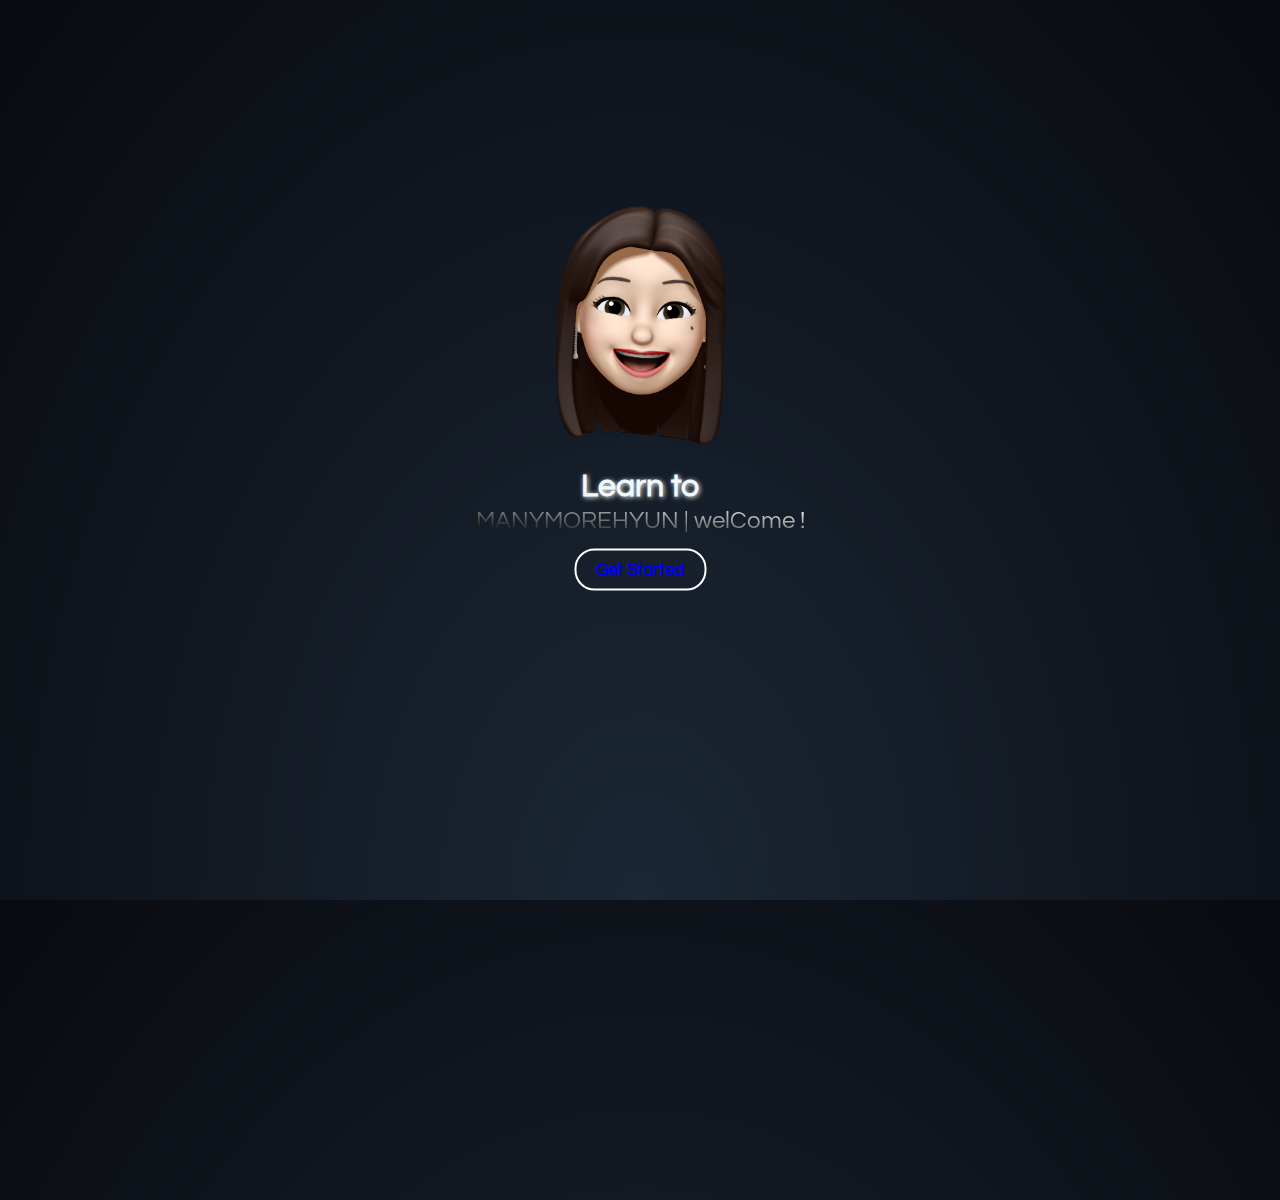
<file: myHomepage/resume/html/index.html>
<!DOCTYPE html>
<html lang="en">
<head>
    <meta charset="UTF-8">
    <link rel="icon" href="../icon/faceIcon1.png">
    <meta http-equiv="X-UA-Compatible" content="IE=edge">
    <meta name="viewport" content="width=device-width, initial-scale=1.0">
    <title>index</title>
    <link rel="preconnect" href="https://fonts.googleapis.com">
    <link rel="preconnect" href="https://fonts.gstatic.com" crossorigin>
    <link href="https://fonts.googleapis.com/css2?family=Dancing+Script&family=Questrial&display=swap" rel="stylesheet">
    <link href="../style/style.css" rel="stylesheet">

</head>
<body>
    <script>
        function createSnow() {
            const el = document.createElement("div");
            el.classList.add('snow');
            el.style.marginLeft = randomPositon() + 'px';
            document.body.appendChild(el);
        }
        function randomPositon(){
            return Math.floor(Math.random() * window.innerWidth);
        }
        for(let i = 0; i < 300; i++){
            createSnow();
        }
    </script>

    <div class="wrap">
        <h1 class="faceicon"> 
            <img src="../icon/faceIcon1.png"/>
        </h1>
        <p id="dynamic" class="lg-text">
            
        </p>
        <p class="sm-text">MANYMOREHYUN | welCome !</p>
        <nav>
            <div class="getButton">
            <a href="../html/home.html">Get Started</a>
            </div>
        </nav>
    </div>
    <script src="../static/main.js"></script>
</body>
</html>
</file>
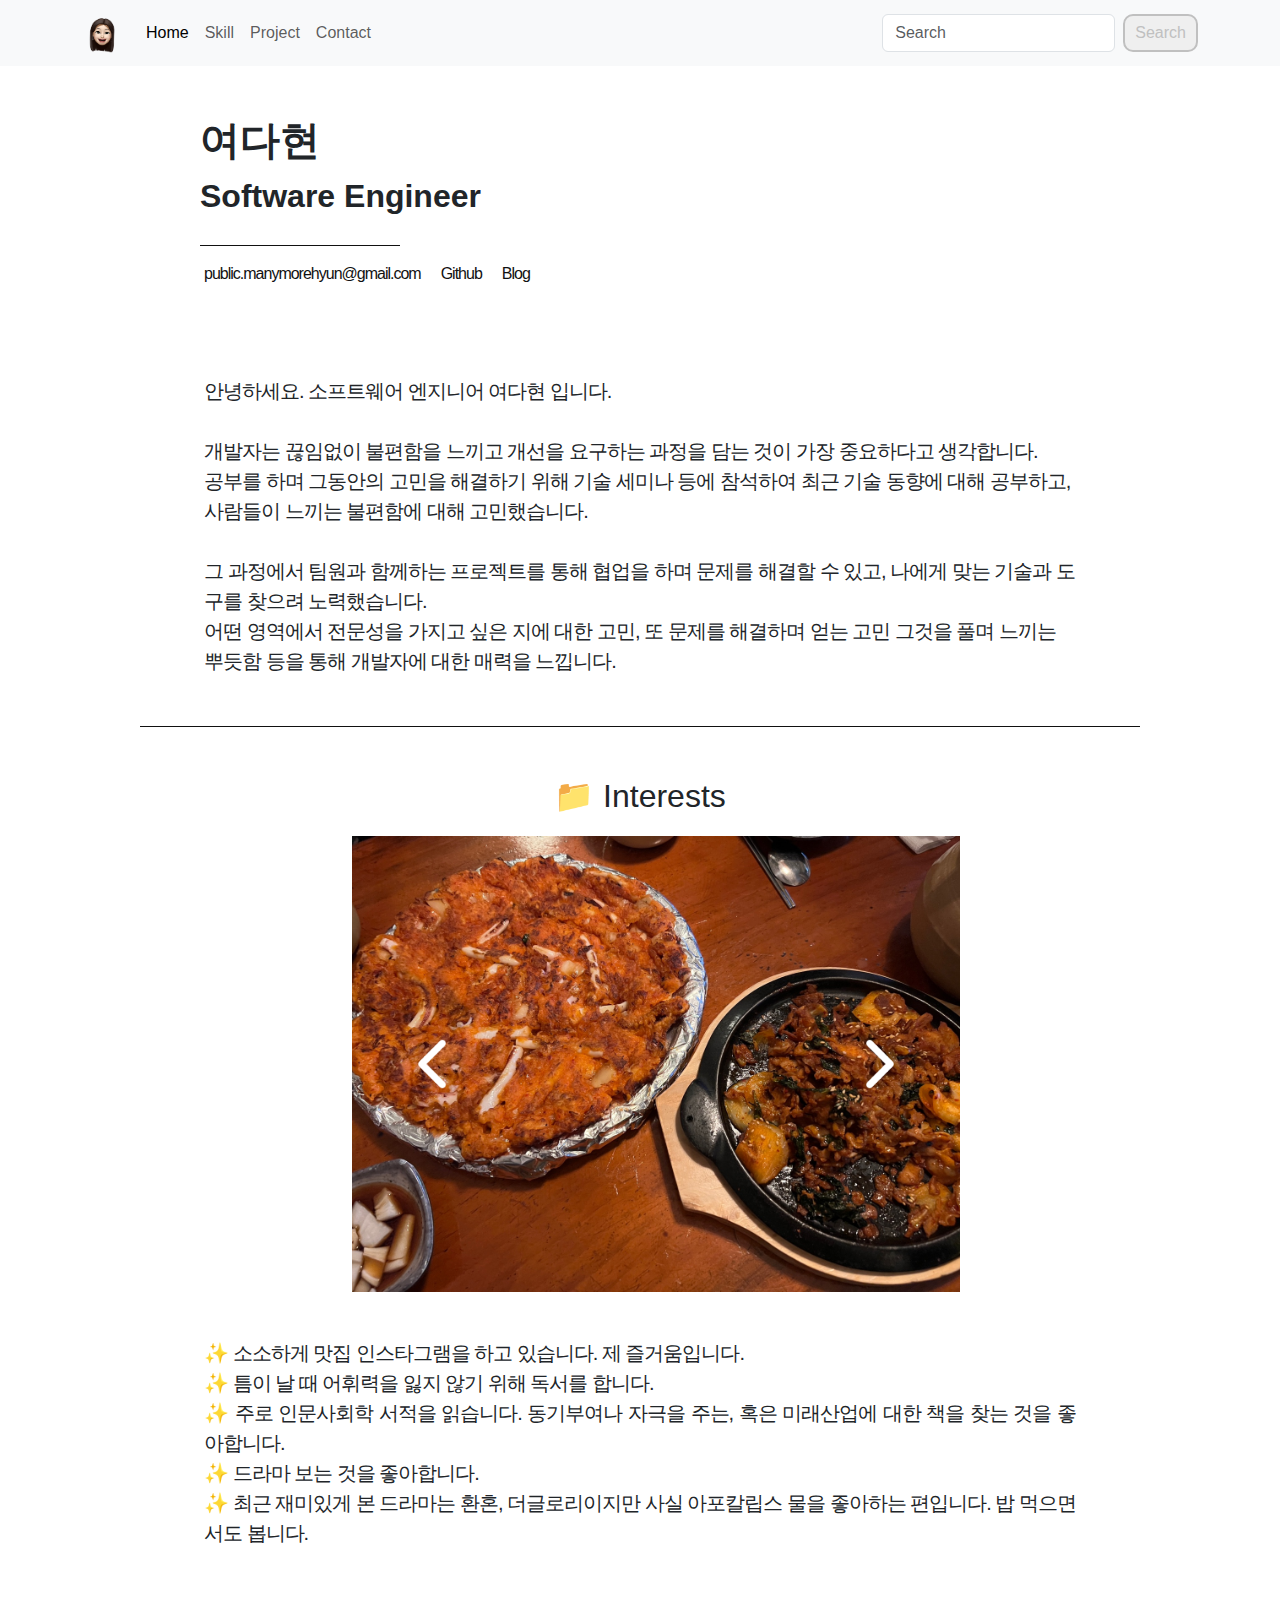
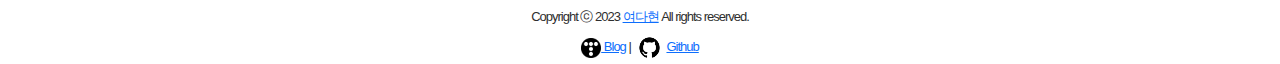
<file: myHomepage/resume/html/home.html>
<!DOCTYPE html>
<html lang="ko">
<head>
    <meta charset="UTF-8">
    <link rel="icon" href="../icon/faceIcon1.png">
    <meta http-equiv="X-UA-Compatible" content="IE=edge">
    <meta name="viewport" content="width=device-width, initial-scale=1.0">
    <title>Home</title>
    <link href="https://cdn.jsdelivr.net/npm/bootstrap@5.2.3/dist/css/bootstrap.min.css" rel="stylesheet">
    <script src="https://cdn.jsdelivr.net/npm/bootstrap@5.3.0-alpha1/dist/js/bootstrap.bundle.min.js" integrity="sha384-w76AqPfDkMBDXo30jS1Sgez6pr3x5MlQ1ZAGC+nuZB+EYdgRZgiwxhTBTkF7CXvN" crossorigin="anonymous"></script>
    <script src="https://code.jquery.com/jquery-3.6.3.min.js"
    integrity="sha256-pvPw+upLPUjgMXY0G+8O0xUf+/Im1MZjXxxgOcBQBXU=" crossorigin="anonymous"></script>
    <link href="../style/nav.css" rel="stylesheet">
    <link href="../style/home.css" rel="stylesheet">
    <link href="../style/slide.css" rel="stylesheet">
    
    <style>
    .btn_gotop {
      display:none;
      position:fixed;
      bottom:30px;
      right:30px;
      z-index:999;
      border:1px solid #ccc;
      outline:none;
      background-color:white;
      color:#333;
      cursor:pointer;
      padding:15px 20px;
      border-radius:100%;
    }
    </style>
</head>
<body>
    <nav class="navbar navbar-expand-lg bg-light">
        <div class="container">
          <a class="navbar-brand" href="../html/index.html">
            <img src="../icon/faceIcon1.png" alt="faceicon" width="40" height="40"/>
          </a>
          <button class="navbar-toggler" type="button" data-bs-toggle="collapse" data-bs-target="#navbarSupportedContent" aria-controls="navbarSupportedContent" aria-expanded="false" aria-label="Toggle navigation">
            <span class="navbar-toggler-icon"></span>
          </button>
          <div class="collapse navbar-collapse" id="navbarSupportedContent">
            <ul class="navbar-nav me-auto mb-2 mb-lg-0">
              <li class="nav-item">
                <a class="nav-link active" aria-current="page" href="../html/home.html">Home</a>
              </li>
              <li class="nav-item">
                <a class="nav-link" href="../html/skill.html">Skill</a>
              </li>
              <li class="nav-item">
                <a class="nav-link" href="../html/project.html">Project</a>
              </li>
              <li class="nav-item">
                <a class="nav-link" href="../html/contact.html">Contact</a>
              </li>
            </ul>
            <form class="d-flex" role="search">
              <input class="form-control me-2" type="search" placeholder="Search" aria-label="Search">
              <button class="btn-outline-success" type="submit">Search</button>
            </form>
          </div>
        </div>
    </nav>
    
    <div class="wrap1">
    <div class="introduce">
      <h1 id="name">여다현</h1>
      <h2 id="job">Software Engineer</h2>
      <div class="dh-division-line"></div>
      <div id="mail1" class="mail-tag">
        <ol>
          <ul>
            <li><a class=mail2 href="mailto:public.manymorehyun@gmail.com" target="_blank">public.manymorehyun@gmail.com</a></li>
            <li><a class=github2 href="https://github.com/moreHyun" target="_blank">Github</a></li>
            <li><a class=blog2 href="https://manymorehyun.tistory.com/" target="_blank">Blog</a></li>
          </ul>
        </ol>
      </div>
    </div>

    <p id="hi"><br>안녕하세요. 소프트웨어 엔지니어 여다현 입니다.</p>
    <p id="hi2">개발자는 끊임없이 불편함을 느끼고 개선을 요구하는 과정을 담는 것이 가장 중요하다고 생각합니다.<br>
    공부를 하며 그동안의 고민을 해결하기 위해 기술 세미나 등에 참석하여 최근 기술 동향에 대해 공부하고,<br>
    사람들이 느끼는 불편함에 대해 고민했습니다.</p>
    <p id="hi3">그 과정에서 팀원과 함께하는 프로젝트를 통해 협업을 하며 문제를 해결할 수 있고, 나에게 맞는 기술과 도구를 찾으려 노력했습니다.<br>
    어떤 영역에서 전문성을 가지고 싶은 지에 대한 고민, 또 문제를 해결하며 얻는 고민 그것을 풀며 느끼는 뿌듯함 등을 통해 개발자에 대한 매력을 느낍니다.</p>

    <div class="dh-division-line2"></div>
    <h2 class="interests">📁 Interests</h2>

    <div class="section">
      <input type="radio" name="slide" id="slide01" checked>
      <input type="radio" name="slide" id="slide02">
      <input type="radio" name="slide" id="slide03">
      <div class="slidewrap">
        <ul class="slidelist">
          <li>
            <a>
              <label for="slide03" class="left"></label>
              <img src="../icon/jeon.jpeg">
              <label for="slide02" class="right"></label>
            </a>
          </li>
          <li>
            <a>
              <label for="slide01" class="left"></label>
              <img src="../icon/drink.jpeg">
              <label for="slide03" class="right"></label>
            </a>
          </li>
          <li>
            <a>
              <label for="slide02" class="left"></label>
              <img src="../icon/gogi.jpeg">
              <label for="slide01" class="right"></label>
            </a>
          </li>
        </ul>
      </div>
    </div>

    <p class="instagram">
      ✨ 소소하게 맛집 인스타그램을 하고 있습니다. 제 즐거움입니다.<br>
      ✨ 틈이 날 때 어휘력을 잃지 않기 위해 독서를 합니다.<br>
      ✨ 주로 인문사회학 서적을 읽습니다. 동기부여나 자극을 주는, 혹은 미래산업에 대한 책을 찾는 것을 좋아합니다.<br>
      ✨ 드라마 보는 것을 좋아합니다. <br>
      ✨ 최근 재미있게 본 드라마는 환혼, 더글로리이지만 사실 아포칼립스 물을 좋아하는 편입니다. 밥 먹으면서도 봅니다. <br>
    </p>

    
      <footer class="footer">
        <p color="silver" class="dh-footer">
        Copyright ⓒ 2023 
        <a href="../html/home.html" target="_blank" class="home2">여다현</a>
         All rights reserved.
        </p>
        <nav>
        <a href='https://cocoder.tistory.com' target='_blank'>
          <img id="blog" src="../icon/티스토리-4.png"> Blog</a> |
        <a href='https://github.com/moreHyun' target='_blank'>
          <img id="github" src="../icon/git.png">Github</a>
        </nav>

        <a href="#" class="btn_gotop">
          <span class="glyphicon glyphicon-chevron-up">^
          </span>
          <script>
            $(window).scroll(function(){
              if ($(this).scrollTop() > 300){
                $('.btn_gotop').show();
              } else{
                $('.btn_gotop').hide();
              }
            });
            $('.btn_gotop').click(function(){
              $('html, body').animate({scrollTop:0},400);
              return false;
            });
            </script>
        </a>
        
      </footer>
    </div>
</body>
</html>
</file>
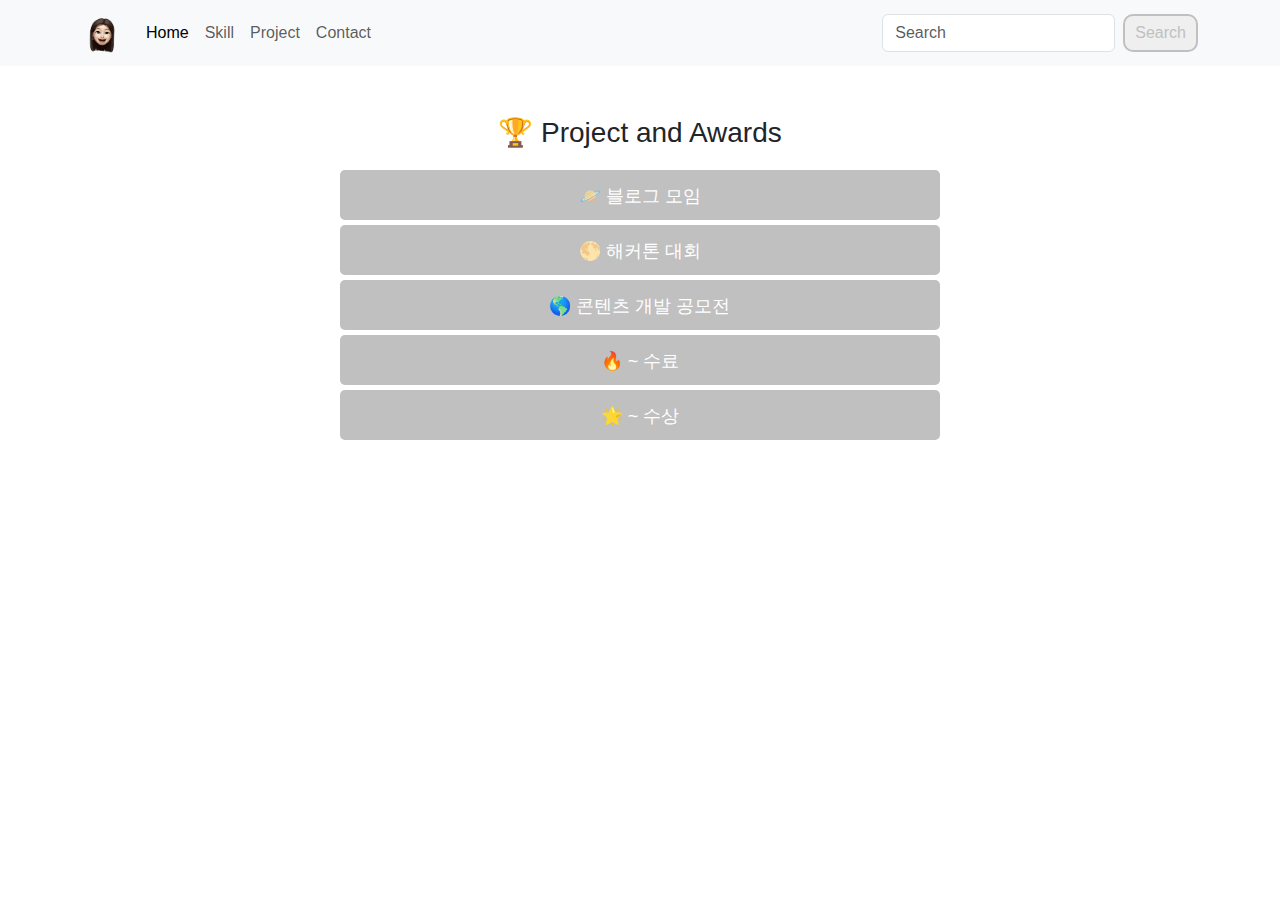
<file: myHomepage/resume/html/project.html>
<!DOCTYPE html>
<html lang="ko">
<head>
    <meta charset="UTF-8">
    <link rel="icon" href="../icon/faceIcon1.png">
    <meta http-equiv="X-UA-Compatible" content="IE=edge">
    <meta name="viewport" content="width=device-width, initial-scale=1.0">
    <title>Home</title>
    <link href="https://cdn.jsdelivr.net/npm/bootstrap@5.2.3/dist/css/bootstrap.min.css" rel="stylesheet">
    <script src="https://code.jquery.com/jquery-3.6.3.min.js"
    integrity="sha256-pvPw+upLPUjgMXY0G+8O0xUf+/Im1MZjXxxgOcBQBXU=" crossorigin="anonymous"></script>
    <script src="https://cdn.jsdelivr.net/npm/bootstrap@5.3.0-alpha1/dist/js/bootstrap.bundle.min.js" integrity="sha384-w76AqPfDkMBDXo30jS1Sgez6pr3x5MlQ1ZAGC+nuZB+EYdgRZgiwxhTBTkF7CXvN" crossorigin="anonymous"></script>
    <link href="../style/nav.css" rel="stylesheet">

    <style>
      .awards {
        text-align: center;
        margin-top: 50px;
        margin-bottom: 20px;
      }

      .outer { 
        width: 600px; 
        margin-left: auto;
        margin-right: auto;
      }

      .menu {
          width: 100%;
          height: 50px;
          background-color: silver;
          color : #fff;
          border-radius: 5px;
          text-align: center;
          cursor: pointer;
          padding-top: 13px;
          margin : 5px auto;
          font-size: 18px;
      }

      p.contents {
          width: 100%;
          height: 100px;
          margin: auto;
          padding: 2%;
          display: none;
          border: 1px solid silver;
          border-radius: 5px;
      }

  </style>

</head>
<body>
    <nav class="navbar navbar-expand-lg bg-light">
        <div class="container">
          <a class="navbar-brand" href="../html/index.html">
            <img src="../icon/faceIcon1.png" alt="faceicon" width="40" height="40"/>
          </a>
          <button class="navbar-toggler" type="button" data-bs-toggle="collapse" data-bs-target="#navbarSupportedContent" aria-controls="navbarSupportedContent" aria-expanded="false" aria-label="Toggle navigation">
            <span class="navbar-toggler-icon"></span>
          </button>
          <div class="collapse navbar-collapse" id="navbarSupportedContent">
            <ul class="navbar-nav me-auto mb-2 mb-lg-0">
              <li class="nav-item">
                <a class="nav-link active" aria-current="page" href="../html/home.html">Home</a>
              </li>
              <li class="nav-item">
                <a class="nav-link" href="../html/skill.html">Skill</a>
              </li>
              <li class="nav-item">
                <a class="nav-link" href="../html/project.html">Project</a>
              </li>
              <li class="nav-item">
                <a class="nav-link" href="../html/contact.html">Contact</a>
              </li>
            </ul>
            <form class="d-flex" role="search">
              <input class="form-control me-2" type="search" placeholder="Search" aria-label="Search">
              <button class="btn-outline-success" type="submit">Search</button>
            </form>
          </div>
        </div>
      </nav>

      <h3 class="awards">🏆 Project and Awards</h3>
      <div class="outer">
          <div class="menu">🪐 블로그 모임</div>
          <p class="contents">지인 기반으로 블로그 모임을 운영하고 있습니다.<br>
          3개월 단위로 활동하며, 2주에 한번씩 글을 제출하는 것을 목표로 하는 모임입니다.<br>
          블로그 글 작성에 대한 게으름을 이기기 위해 만들게 되었습니다.</p>
      </div>
      <div class="outer">
          <div class="menu">🌕 해커톤 대회</div>
          <p class="contents">ㅇㅇ에서 약 2주 동안 진행된 해커톤입니다.<br>
            ~ 를 활용하여 ~ 구현을 담당했습니다.<br>
            ~ 한 부분을 시도해 본 좋은 경험이었습니다.
          </p>
      </div>
      <div class="outer">
          <div class="menu">🌎 콘텐츠 개발 공모전</div>
          <p class="contents">ㅇㅇ과 ㅇㅇ이 공동 개최한 공모전입니다.<br>
          AR을 활용한 ~프로그램을 제작했습니다.
          공모전을 통해 ~를 알게 되었고 시도해보지 않은 분야의 제작에 참여할 수 있다는 것에 의의를 둡니다.</p>
      </div>
      <div class="outer">
          <div class="menu">🔥 ~ 수료</div>
          <p class="contents">블라블라<br>
          abcdefg<br>
          hijklmnopqrw</p>
      </div>
      <div class="outer">
          <div class="menu">🌟 ~ 수상</div>
          <p class="contents">블라블라<br>
            abcdefg<br>
          hijklmnopqrw </p>
      </div>
  
      <script>
          $(function(){
              $(".menu").click(function(){
                  if($(this).next("p").css("display") === 'none') {
                      $("p.contents").slideUp();
                      $(this).next("p").slideDown();
                  } else {
                      $(this).next("p").slideUp();
                  }
                  
              });
          });
      </script>

    
</body>
</html>
</file>
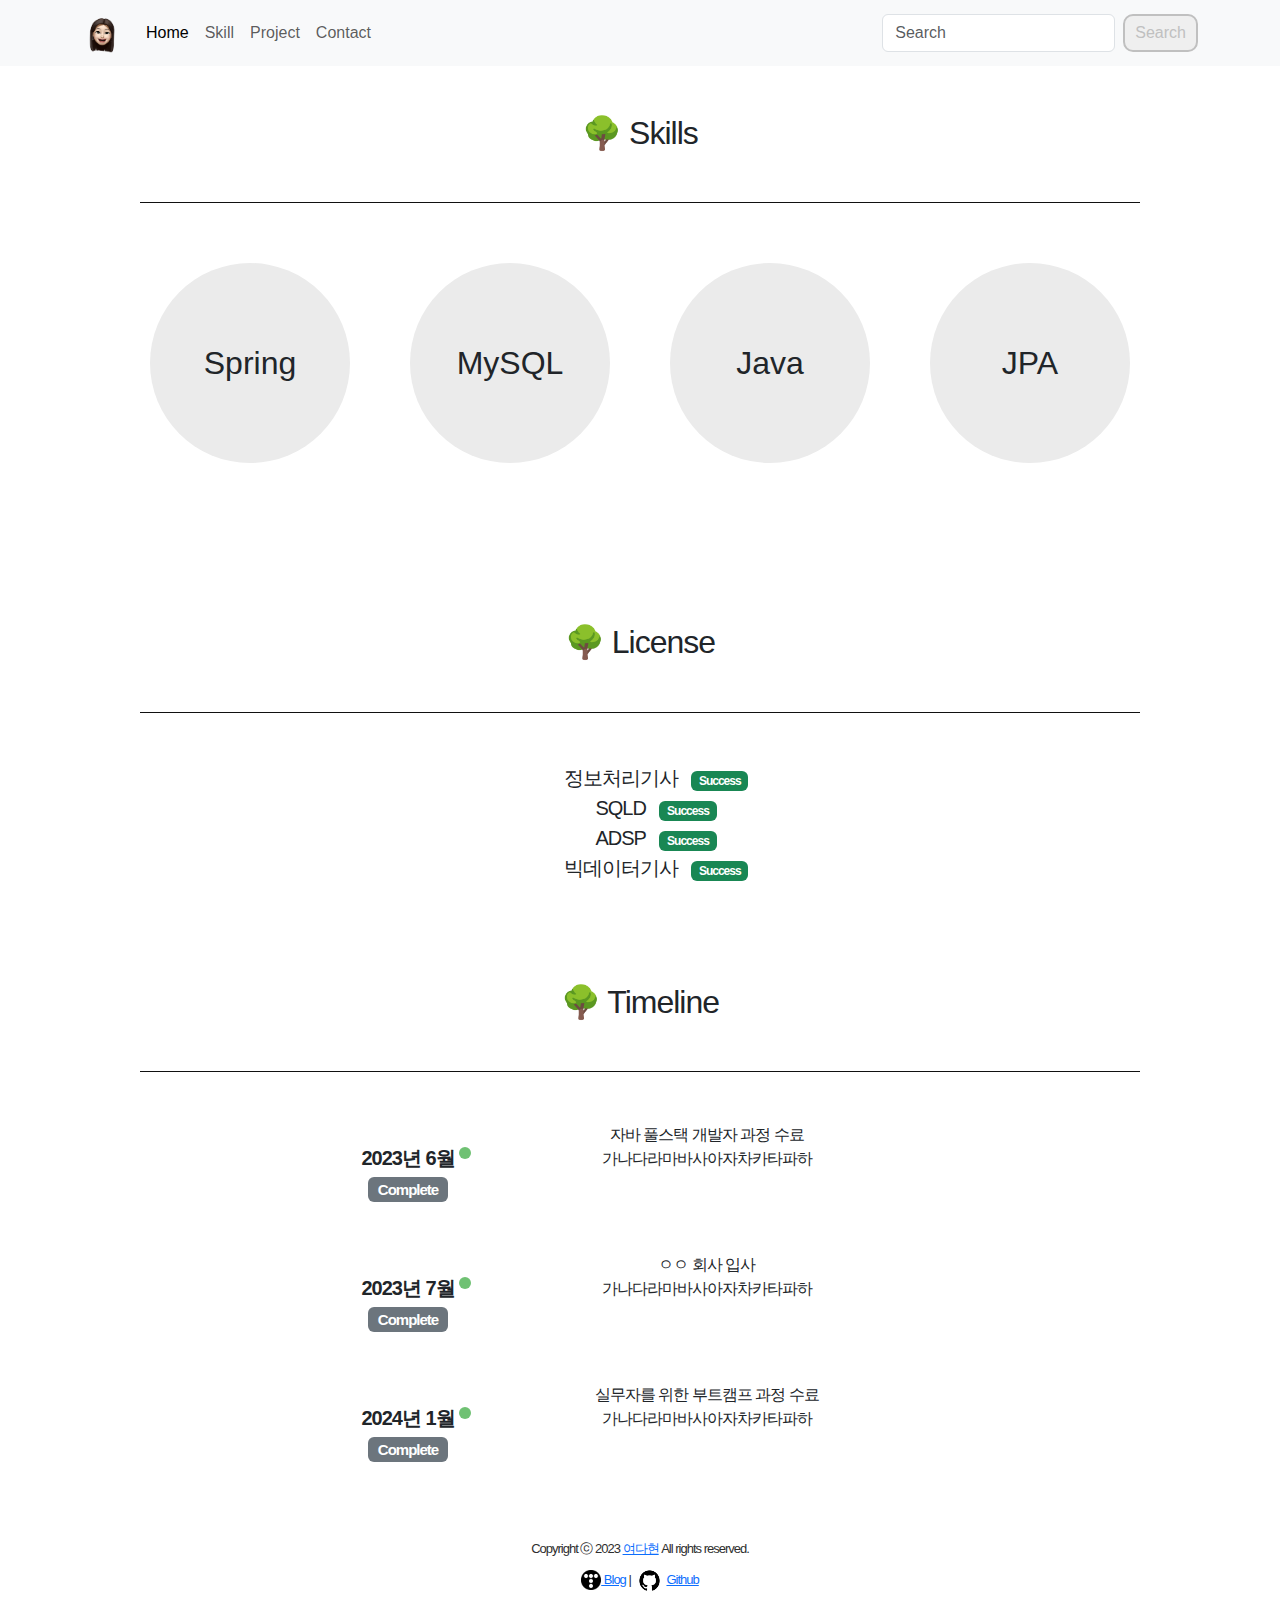
<file: myHomepage/resume/html/skill.html>
<!DOCTYPE html>
<html lang="ko">
<head>
    <meta charset="UTF-8">
    <link rel="icon" href="../icon/faceIcon1.png">
    <meta http-equiv="X-UA-Compatible" content="IE=edge">
    <meta name="viewport" content="width=device-width, initial-scale=1.0">
    <title>Skill</title>
    <link href="https://cdn.jsdelivr.net/npm/bootstrap@5.2.3/dist/css/bootstrap.min.css" rel="stylesheet">
    <link href="../style/nav.css" rel="stylesheet">
    <link href="../style/skill.css" rel="stylesheet">
    <script src="https://code.jquery.com/jquery-3.6.3.min.js" 
    integrity="sha256-pvPw+upLPUjgMXY0G+8O0xUf+/Im1MZjXxxgOcBQBXU=" 
    crossorigin="anonymous"></script>
    <script src="https://cdn.jsdelivr.net/npm/bootstrap@5.3.0-alpha1/dist/js/bootstrap.bundle.min.js" integrity="sha384-w76AqPfDkMBDXo30jS1Sgez6pr3x5MlQ1ZAGC+nuZB+EYdgRZgiwxhTBTkF7CXvN" crossorigin="anonymous"></script>
    <script src="../static/skill.js"></script>

    <style>
      .btn_gotop {
        display:none;
        position:fixed;
        bottom:30px;
        right:30px;
        z-index:999;
        border:1px solid #ccc;
        outline:none;
        background-color:white;
        color:#333;
        cursor:pointer;
        padding:15px 20px;
        border-radius:100%;
      }
      </style>
</head>
<body>
  <div id="wrap">
    <nav class="navbar navbar-expand-lg bg-light">
        <div class="container">
          <a class="navbar-brand" href="../html/index.html">
            <img src="../icon/faceIcon1.png" alt="faceicon" width="40" height="40"/>
          </a>
          <button class="navbar-toggler" type="button" data-bs-toggle="collapse" data-bs-target="#navbarSupportedContent" aria-controls="navbarSupportedContent" aria-expanded="false" aria-label="Toggle navigation">
            <span class="navbar-toggler-icon"></span>
          </button>
          <div class="collapse navbar-collapse" id="navbarSupportedContent">
            <ul class="navbar-nav me-auto mb-2 mb-lg-0">
              <li class="nav-item">
                <a class="nav-link active" aria-current="page" href="../html/home.html">Home</a>
              </li>
              <li class="nav-item">
                <a class="nav-link" href="../html/skill.html">Skill</a>
              </li>
              <li class="nav-item">
                <a class="nav-link" href="../html/project.html">Project</a>
              </li>
              <li class="nav-item">
                <a class="nav-link" href="../html/contact.html">Contact</a>
              </li>
            </ul>
            <form class="d-flex" role="search">
              <input class="form-control me-2" type="search" placeholder="Search" aria-label="Search">
              <button class="btn-outline-success" type="submit">Search</button>
            </form>
          </div>
        </div>
      </nav>

      <div class="wrap1">
      <div class="skill-text"><h2>🌳 Skills</h2></div>

      <div class="dh-division-line2"></div>

      <div class="charts">
        <div class="chart">
          <h2 data-num="20">Spring</h2>
          <svg>
            <circle cx="110" cy="110" r="100"></circle>
          </svg>
        </div>
        <div class="chart">
          <h2 data-num="60">MySQL</h2>
          <svg>
            <circle cx="110" cy="110" r="100"></circle>
          </svg>
        </div>
        <div class="chart">
          <h2 data-num="80">Java</h2>
          <svg>
            <circle cx="110" cy="110" r="100"></circle>
          </svg>
        </div>
        <div class="chart">
          <h2 data-num="50">JPA</h2>
          <svg>
            <circle cx="110" cy="110" r="100"></circle>
          </svg>
        </div>
      </div>
      
      <div class="license"><h2>🌳 License</h2></div>

      <div class="dh-division-line2"></div>

      <ul class="license-list">
        <li>
          <a>정보처리기사</a>
          <span class="badge text-bg-success">Success</span>
        </li>
        <li>
          <a>SQLD</a>
          <span class="badge text-bg-success">Success</span>
        </li>
        <li>
          <a>ADSP</a>
          <span class="badge text-bg-success">Success</span>
        </li>
        <li>
          <a>빅데이터기사</a>
          <span class="badge text-bg-success">Success</span>
        </li>
      </ul>

      <div class="history"><h2>🌳 Timeline</h2></div>
      <div class="dh-division-line2"></div>

      <ul class="timeline">
        <li>
          <p class="timeline-date">2023년 6월
          <span class="badge text-bg-secondary">Complete</span>
          </p>
          <div class="timeline-content">
            <a>자바 풀스택 개발자 과정 수료</a>
            <p>가나다라마바사아자차카타파하</p>
          </div>
        </li>
        <li>
          <p class="timeline-date">2023년 7월
          <span class="badge text-bg-secondary">Complete</span>
        </p>
          <div class="timeline-content">
            <a>ㅇㅇ 회사 입사</a>
            <p>가나다라마바사아자차카타파하</p>
          </div>
        </li>
        <li>
          <p class="timeline-date">2024년 1월
          <span class="badge text-bg-secondary">Complete</span></p>
          <div class="timeline-content">
            <a>실무자를 위한 부트캠프 과정 수료</a>
            <p>가나다라마바사아자차카타파하</p>
          </div>
        </li>
      </ul>

      <a href="#" class="btn_gotop">
        <span class="glyphicon glyphicon-chevron-up">^
        </span>
        <script>
          $(window).scroll(function(){
            if ($(this).scrollTop() > 300){
              $('.btn_gotop').show();
            } else{
              $('.btn_gotop').hide();
            }
          });
          $('.btn_gotop').click(function(){
            $('html, body').animate({scrollTop:0},400);
            return false;
          });
          </script>
      </a>

      <footer>
        <p color="silver" class="dh-footer">
          Copyright ⓒ 2023 
          <a href="../html/home.html" target="_blank" class="home2">여다현</a>
           All rights reserved.
        </p>
        <nav>
          <a href='https://cocoder.tistory.com' target='_blank'>
            <img id="blog" src="../icon/티스토리-4.png"> Blog</a> |
          <a href='https://github.com/moreHyun' target='_blank'>
            <img id="github" src="../icon/git.png">Github</a>
        </nav>
    </footer>
    </div>
  </div>
</body>
</html>
</file>
<file: myHomepage/resume/style/style.css>
*{
    margin: 0;
    padding: 0;
    box-sizing: border-box;
    text-decoration: none;
}

ul, ol{
    list-style: none;
}

a{
    text-decoration: none;
}

/* body */
body{
    height: 100vh;
    background: radial-gradient(ellipse at bottom, #1b2735 0%, #090a0f 100%);
    overflow: hidden;
}

/* wrap 위치와 컬러 */
.wrap{
    position: absolute;
    top: 50%;
    left: 50%;
    transform: translate(-50%, -50%);
    color: aliceblue;
    text-align: center;
    font-family: 'Questrial', sans-serif;
}

/* memoji 위치 */
img{
    max-width: 100%;
    max-height: 100%;
    position: absolute;
    top: 0%;
    left: 50%;
    transform: translate(-50%, -50%);
    color: aliceblue;
    text-align: center;
}

/* memoji 크기 */
.faceicon{
    height: 10rem;
    width: 10rem; 
}

/* 큰 텍스트 폰트속성 */
.lg-text{
    font-size: 2rem;
    font-weight: bold;
    margin-bottom: 5px;
    text-shadow: 1px 1px 5px floralwhite;
}

/* 작은 텍스트 폰트 속성과 그라디언트 효과 */
.sm-text{
    font-size: 1.5rem;
    background: linear-gradient(to right top, black, white);
    color: transparent;
    -webkit-background-clip: text;
    margin-bottom: 16px;
}

/* 메인 getButton 태그 (버튼 수정)*/
.getButton{
    color: white;
    text-decoration: none;
    display: inline-block;
    border: 2px solid white;
    border-radius: 20px;
    padding: 10px 20px;
    font-size: 17px;
    font-weight: bold;
    transition: all 0.5s;
}

.getButton:hover{
    background-color: gray;
}

@media(max-width:769px){
    .lg-text{
        font-size: 1.5rem;
    }
    .sm-text{
        font-size: 1rem;
    }
    .getButton{
        font-size: 0.8rem;
    }
    .faceicon{
        width: 7rem;
        height: 7rem;
    }
}

/* 큰 텍스트에 커서 + 자동입력 효과 주기 */
#dynamic{
    position: relative;
    display: inline-block;
}

#dynamic::after{
    content:"";
    display: block;
    position: absolute;
    top: 0;
    right: -10px;
    width: 4px;
    height: 100%;
    background-color: aliceblue;
}

#dynamic.active::after{
    display: none;
}

/* main 화면 눈 내리는 효과 ! */
.snow{
    width: 3px;
    height: 3px;
    opacity: 0;
    background: #fff;
    border-radius: 50%;
    animation: snow 10s linear infinite;
}

.snow:nth-of-type(2n) {
    width: 5px;
    height: 5px;
    animation-duration: 7s;
    animation-delay: 1s;
}

.snow:nth-of-type(2n + 1) {
    animation-duration: 8s;
    animation-delay: 2s;
}

.snow:nth-of-type(9n) {
    animation-duration: 15s;
    animation-delay: 3s;
}

.snow:nth-of-type(3n + 1) {
    animation-duration: 12s;
    animation-delay: 4s;
}

@keyframes snow {
    0%{
        opacity: 0;
        transform: translateY(0);
    }
    20%{
        opacity: 1;
        transform: translate(-15px, 20vh);
    }
    40%{
        opacity: 1;
        transform: translateY(15px, 40vh);
    }
    60%{
        opacity: 1;
        transform: translateY(-15px, 60vh);
    }    
    80%{
        opacity: 1;
        transform: translateY(0px, 80vh);
    }
    100%{
        opacity: 1;
        transform: translateY(100vh);
    }
}
</file>
<file: myHomepage/resume/style/nav.css>
*{
    margin: 0;
    padding: 0;
    box-sizing: border-box;
    text-decoration: none;
    font-family: Pretendard, -apple-system, BlinkMacSystemFont, "Segoe UI", Roboto, Oxygen, Ubuntu, Cantarell, "Fira Sans", "Droid Sans", "Helvetica Neue", sans-serif;
}

html, body {
    height: 100%;
}

.wrap1 {
    min-height: 100%;
    position: relative;
    padding-bottom: 19px;
}

.btn-outline-success{
    color: silver !important;
    border: 2px solid silver;
    border-radius: 10px;
    padding: 5px 10px;
}



footer {
    display: block;
	width: 100%;
	height: 110px; /* 내용물에 따라 알맞는 값 설정 */
	bottom: 0;
    left: 0;
    right: 0;
	position: absolute;
}

footer {
    background-color: white;
    color: #2E2E2E;
    font-size: 13px;
    position: absolute;
    bottom: 0;
    height: 60px;
}

footer p {
    text-align: center;
    color: #2E2E2E;
    margin: 50px auto auto 0;
    text-decoration-line: none;
    letter-spacing: -1px;
}

footer nav {
    text-align: center;
    margin: 5px auto;
    text-decoration-line: none;
    letter-spacing: -1px;
}

#github{
    width: 33px;
    height: 33px;
}

#blog{
    width: 20px;
    height: 20px;
}
</file>
<file: myHomepage/resume/style/home.css>
*{
    font-family: Pretendard, -apple-system, BlinkMacSystemFont, "Segoe UI", Roboto, Oxygen, Ubuntu, Cantarell, "Fira Sans", "Droid Sans", "Helvetica Neue", sans-serif;
}

.dh-division-line {
    border-top: 1px solid #111111;
    margin: 30px 200px 10px;
    width: 200px;
}

.introduce #name {
    padding-top: 50px;
    padding-left: 200px;
    font-weight: bold;
}

.introduce #job {
    padding-top: 5px;
    padding-left: 200px;
    font-weight: bold;
}

.introduce #mail1 ul li {
    list-style: none;
    float: left;
}

.introduce #mail1 ul li .mail2 {
    margin: auto 10px 20px 140px;
    text-decoration-line: none;
    color: #111111;
    letter-spacing: -1px;
    cursor: pointer;
}

.introduce #mail1 ul li .github2 {
    margin: auto 10px 20px 10px;
    text-decoration-line: none;
    color: #111111;
    letter-spacing: -1px;
    cursor: pointer;
}

.introduce #mail1 ul li .blog2 {
    margin: auto 10px 20px 10px;
    text-decoration-line: none;
    color: #111111;
    letter-spacing: -1px;
    cursor: pointer;
}

#hi {
    margin: 100px 204px 20px 204px;
    font-size: 20px;
    letter-spacing: -1px;
}

#hi2 {
    margin: 30px 204px 20px 204px;
    font-size: 20px;
    letter-spacing: -1px;
}

#hi3 {
    margin: 30px 204px 20px 204px;
    font-size: 20px;
    letter-spacing: -1px;
}

.interests {
    text-align: center;
    position: relative;
    margin: 30px auto 20px auto;
}

.dh-division-line2 {
    border-top: 1px solid #111111;
    margin: 50px auto;
    width: 1000px;
}

.instagram {
    margin: 30px 204px 50px 204px;
    text-align: justify;
    font-size: 20px;
    letter-spacing: -1px;
}
@media (max-width:769px) {
    .introduce #name {
        padding-top: 50px;
        padding-left: 30px;
    }

    .introduce #job {
        padding-top: 5px;
        padding-left: 30px;
    }

    .dh-division-line {
        margin: 30px 30px 10px;
    }

    .introduce #mail1 ul li .mail2 {
        margin: auto 10px 20px -32px;
    }

    #hi {
        margin: 100px 10px 20px 30px;
    }

    #hi2 {
        margin: 50px 10px 20px 30px;
    }

    #hi3 {
        margin: 50px 10px 20px 30px;
    }

    .interests {
        margin: 30px;
    }

    .instagram {
        margin: 30px 30px 50px 30px;
        text-align: justify;
        font-size: 20px;
    }
}
</file>
<file: myHomepage/resume/style/slide.css>
.section input[id*="slide"] { display: none; }

.section .slidewrap {
    max-width: 50%; margin: 0 auto; overflow: hidden;
}

.section .slidelist { white-space: nowrap; font-size: 0;}
.section .slidelist > li {
    display: inline-block;
    vertical-align: middle;
    width: 100%;
    transition: all .5s;
}

.section .slidelist > li > a { display: block; position: relative; }

.section .slidelist > li > a img { width: 100%; }

.section .slidelist label { 
    position: absolute; 
    z-index: 1;
    top: 50%;
    transform: translateY(-50%);
    padding: 50px;
    cursor: pointer;
}

.section .slidelist .left {
    left: 30px;
    background: url(../icon/left.png) center center / 100% no-repeat;
}

.section .slidelist .right {
    right: 30px;
    background: url(../icon/right.png) center center / 100% no-repeat;
}

.section input[id="slide01"]:checked ~ .slidewrap .slidelist > li { transform: translateX(0%); }
.section input[id="slide02"]:checked ~ .slidewrap .slidelist > li { transform: translateX(-100%); }
.section input[id="slide03"]:checked ~ .slidewrap .slidelist > li { transform: translateX(-200%); }
</file>
<file: myHomepage/resume/style/skill.css>
*{
    font-family: Pretendard, -apple-system, BlinkMacSystemFont, "Segoe UI", Roboto, Oxygen, Ubuntu, Cantarell, "Fira Sans", "Droid Sans", "Helvetica Neue", sans-serif;
}

.skill-text {
    text-align: center;
    margin: 3rem auto;
    letter-spacing: -1px;
}

.dh-division-line2 {
    border-top: 1px solid #111111;
    margin: 50px auto;
    width: 1000px;
}

.charts {
    width: 80%;
    margin: 3rem auto;
    display: flex;
    justify-content: center;
}
.charts .chart {
    margin: 0 20px;
    position: relative;
}
.charts .chart h2{
    position: absolute;
    left: 50%;
    top: 50%;
    transform: translate(-50%, -50%);
}
.charts .chart svg {
    width: 220px;
    height: 220px;
}
circle {
    fill: #ebebeb;
    stroke-width: 20;
    stroke-dasharray: 628;
    stroke-dashoffset: 628;
    /* animation: line 2s forwards; */
    transform: rotate(-90deg);
    transform-origin: 50% 50%;
    stroke-linecap: round;
}
/* @keyframes line {
    from {stroke-dashoffset: 628;}
    to {stroke-dashoffset: 0;}
} */
.charts .chart:nth-child(1) circle{
    stroke: silver;
}
.charts .chart:nth-child(2) circle{
    stroke: gray;
}
.charts .chart:nth-child(3) circle{
    stroke: green;
}
.charts .chart:nth-child(4) circle{
    stroke: darkgreen;
}

#wrap {
    min-height: 100vh;
    position: relative;
    width: 100%;
}

.license {
    margin-bottom: 50px;
    margin-top: 150px;
    text-align: center;
    letter-spacing: -1px;
}

.license-list {
    letter-spacing: -1px;
    text-align: center;
    list-style: none;
}

.license-list li a {
    margin-right: 10px;
    font-size: 20px;
    text-align: center;
}

.history {
    text-align: center;
    margin: 100px auto 20px auto;
    letter-spacing: -1px;
}

.timeline {
    list-style: none;
    letter-spacing: -1px;
    display: block;
    border: 1px solid white;
    width: 50%;
    margin-left: auto;
    margin-right: auto;
}

.timeline > li {
    margin-bottom: 60px;
}

.timeline-date {
    font-size: 20px;
    font-weight: bold;
}

@media (min-width: 640px) {

    .timeline > li {
        overflow: hidden;
        margin: 0;
        position: relative;
        text-align: center;
    }

    .timeline-date {
        width: 110px;
        float: left;
        margin-top: 20px;
        margin-bottom: 50px;
        text-align: center;
    }

    .timeline-content {
        width: 75%;
        float: left;
        border-left: 3px solid white;
        padding-left: 30px;
        text-align: center;
    }

    .timeline-content::before {
        content: '';
        width: 12px;
        height: 12px;
        background: #6fc173;
        position: absolute;
        left: 106px;
        top: 24px;
        border-radius: 100%;
        text-align: center;
    }
}
</file>
